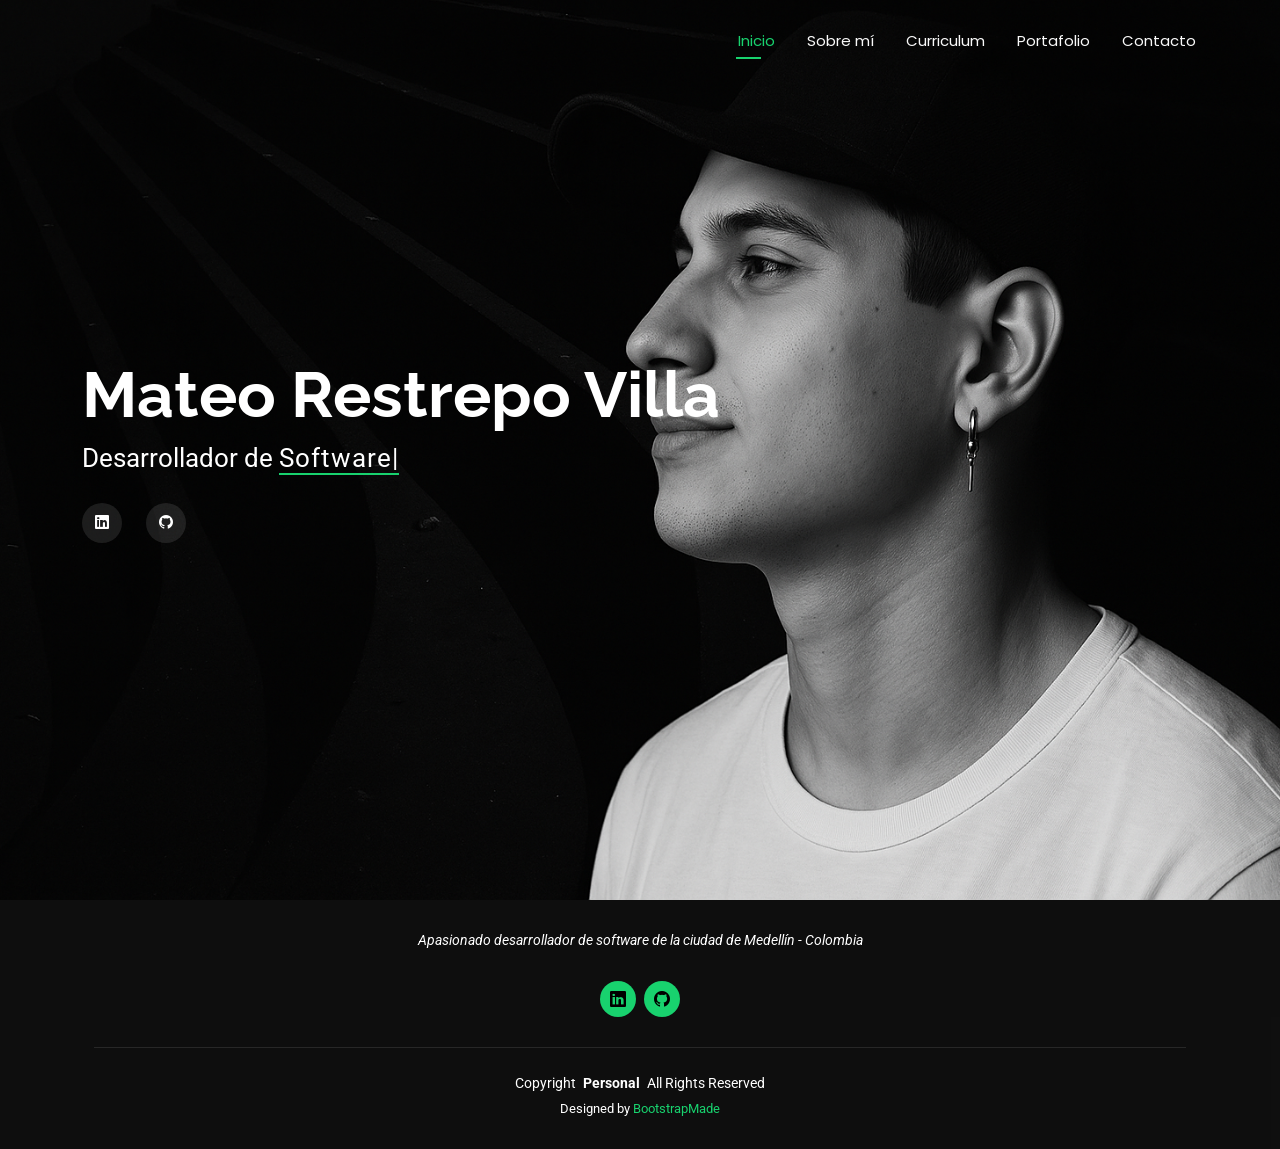
<file: index.html>
<!DOCTYPE html>
<html lang="en">

<head>
  <meta charset="utf-8">
  <meta content="width=device-width, initial-scale=1.0" name="viewport">
  <title>Mateo Restrepo Villa </title>
  <meta name="description" content="">
  <meta name="keywords" content="">

  <!-- Favicons -->
  <link href="assets/img/favicon.png" rel="icon">
  <link href="assets/img/apple-touch-icon.png" rel="apple-touch-icon">

  <!-- Fonts -->
  <link href="https://fonts.googleapis.com" rel="preconnect">
  <link href="https://fonts.gstatic.com" rel="preconnect" crossorigin>
  <link href="https://fonts.googleapis.com/css2?family=Roboto:ital,wght@0,100;0,300;0,400;0,500;0,700;0,900;1,100;1,300;1,400;1,500;1,700;1,900&family=Poppins:ital,wght@0,100;0,200;0,300;0,400;0,500;0,600;0,700;0,800;0,900;1,100;1,200;1,300;1,400;1,500;1,600;1,700;1,800;1,900&family=Raleway:ital,wght@0,100;0,200;0,300;0,400;0,500;0,600;0,700;0,800;0,900;1,100;1,200;1,300;1,400;1,500;1,600;1,700;1,800;1,900&display=swap" rel="stylesheet">

  <!-- Vendor CSS Files -->
  <link href="assets/vendor/bootstrap/css/bootstrap.min.css" rel="stylesheet">
  <link href="assets/vendor/bootstrap-icons/bootstrap-icons.css" rel="stylesheet">
  <link href="assets/vendor/aos/aos.css" rel="stylesheet">
  <link href="assets/vendor/swiper/swiper-bundle.min.css" rel="stylesheet">
  <link href="assets/vendor/glightbox/css/glightbox.min.css" rel="stylesheet">

  <!-- Main CSS File -->
  <link href="assets/css/main.css" rel="stylesheet">

  <!-- =======================================================
  * Template Name: Personal
  * Template URL: https://bootstrapmade.com/personal-free-resume-bootstrap-template/
  * Updated: Mar 05 2025 with Bootstrap v5.3.3
  * Author: BootstrapMade.com
  * License: https://bootstrapmade.com/license/
  ======================================================== -->
</head>

<body class="index-page">

  <header id="header" class="header d-flex align-items-center fixed-top">
    <div class="container-fluid container-xl position-relative d-flex align-items-center justify-content-between">

      <a href="index.html" class="logo d-flex align-items-center">
        <!-- Uncomment the line below if you also wish to use an image logo -->
        <!-- <img src="assets/img/logo.webp" alt=""> -->
  
      </a>

      <nav id="navmenu" class="navmenu">
        <ul>
          <li><a href="index.html" class="active">Inicio</a></li>
          <li><a href="sobreMi.html">Sobre mí</a></li>
          <li><a href="curriculum.html">Curriculum</a></li>
    
          <li><a href="portafolio.html">Portafolio</a></li>
          <li><a href="contacto.html">Contacto</a></li>
        </ul>
        <i class="mobile-nav-toggle d-xl-none bi bi-list"></i>
      </nav>

    </div>
  </header>

  <main class="main">

    <!-- Hero Section -->
    <section id="hero" class="hero section dark-background">

      <img src="assets/img/mateolado.png" alt="" data-aos="fade-in">

      <div class="container" data-aos="zoom-out" data-aos-delay="100">
        <h2>Mateo Restrepo Villa</h2>
        <p>Desarrollador de <span class="typed" data-typed-items=" Software"></span><span class="typed-cursor typed-cursor--blink"></span></p>
        <div class="social-links">
          <a href="https://www.linkedin.com/in/mateo-restrepo-villa/" target="_blank"><i class="bi bi-linkedin"></i></a>
          <a href="https://github.com/mateor14" target="_blank"><i class="bi bi-github"></i></a>
        </div>
      </div>

    </section><!-- /Hero Section -->

  </main>

  <footer id="footer" class="footer dark-background">
    <div class="container">
      <p>Apasionado desarrollador de software de la ciudad de Medellín - Colombia </p>
      <div class="social-links d-flex justify-content-center">
        <a href="https://www.linkedin.com/in/mateo-restrepo-villa/" target="_blank"><i class="bi bi-linkedin"></i></a>
          <a href="https://github.com/mateor14" target="_blank"><i class="bi bi-github"></i></a>
      </div>
      <div class="container">
        <div class="copyright">
          <span>Copyright</span> <strong class="px-1 sitename">Personal</strong> <span>All Rights Reserved</span>
        </div>
        <div class="credits">
          <!-- All the links in the footer should remain intact. -->
          <!-- You can delete the links only if you've purchased the pro version. -->
          <!-- Licensing information: https://bootstrapmade.com/license/ -->
          <!-- Purchase the pro version with working PHP/AJAX contact form: [buy-url] -->
          Designed by <a href="https://bootstrapmade.com/">BootstrapMade</a>
        </div>
      </div>
    </div>
  </footer>

  <!-- Scroll Top -->
  <a href="#" id="scroll-top" class="scroll-top d-flex align-items-center justify-content-center"><i class="bi bi-arrow-up-short"></i></a>

  <!-- Preloader -->
  <div id="preloader"></div>

  <!-- Vendor JS Files -->
  <script src="assets/vendor/bootstrap/js/bootstrap.bundle.min.js"></script>
  <script src="assets/vendor/php-email-form/validate.js"></script>
  <script src="assets/vendor/aos/aos.js"></script>
  <script src="assets/vendor/typed.js/typed.umd.js"></script>
  <script src="assets/vendor/purecounter/purecounter_vanilla.js"></script>
  <script src="assets/vendor/waypoints/noframework.waypoints.js"></script>
  <script src="assets/vendor/swiper/swiper-bundle.min.js"></script>
  <script src="assets/vendor/glightbox/js/glightbox.min.js"></script>
  <script src="assets/vendor/imagesloaded/imagesloaded.pkgd.min.js"></script>
  <script src="assets/vendor/isotope-layout/isotope.pkgd.min.js"></script>

  <!-- Main JS File -->
  <script src="assets/js/main.js"></script>

</body>

</html>
</file>
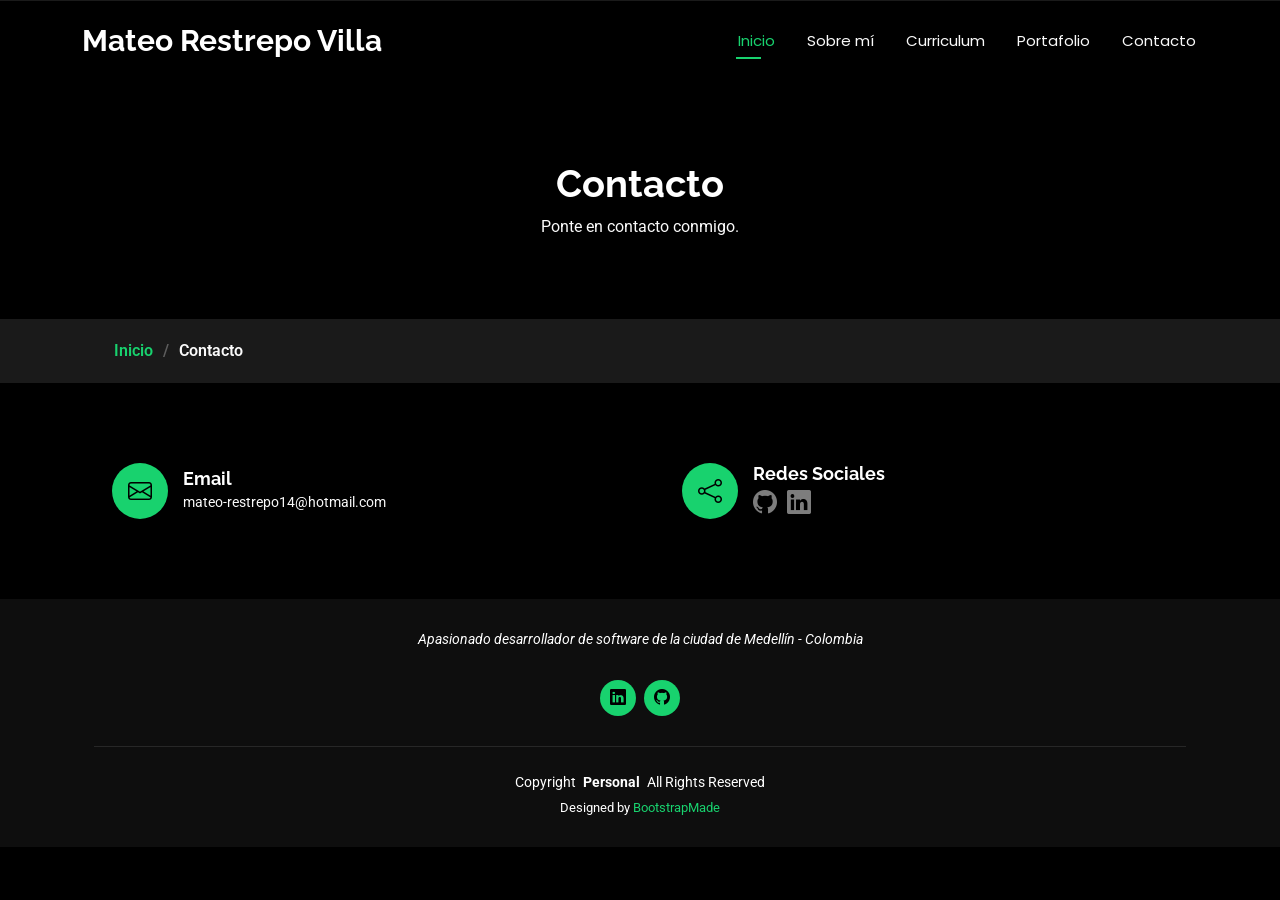
<file: contacto.html>
<!DOCTYPE html>
<html lang="en">

<head>
  <meta charset="utf-8">
  <meta content="width=device-width, initial-scale=1.0" name="viewport">
  <title>Contacto</title>
  <meta name="description" content="">
  <meta name="keywords" content="">

  <!-- Favicons -->
  <link href="assets/img/favicon.png" rel="icon">
  <link href="assets/img/apple-touch-icon.png" rel="apple-touch-icon">

  <!-- Fonts -->
  <link href="https://fonts.googleapis.com" rel="preconnect">
  <link href="https://fonts.gstatic.com" rel="preconnect" crossorigin>
  <link href="https://fonts.googleapis.com/css2?family=Roboto:ital,wght@0,100;0,300;0,400;0,500;0,700;0,900;1,100;1,300;1,400;1,500;1,700;1,900&family=Poppins:ital,wght@0,100;0,200;0,300;0,400;0,500;0,600;0,700;0,800;0,900;1,100;1,200;1,300;1,400;1,500;1,600;1,700;1,800;1,900&family=Raleway:ital,wght@0,100;0,200;0,300;0,400;0,500;0,600;0,700;0,800;0,900;1,100;1,200;1,300;1,400;1,500;1,600;1,700;1,800;1,900&display=swap" rel="stylesheet">

  <!-- Vendor CSS Files -->
  <link href="assets/vendor/bootstrap/css/bootstrap.min.css" rel="stylesheet">
  <link href="assets/vendor/bootstrap-icons/bootstrap-icons.css" rel="stylesheet">
  <link href="assets/vendor/aos/aos.css" rel="stylesheet">
  <link href="assets/vendor/swiper/swiper-bundle.min.css" rel="stylesheet">
  <link href="assets/vendor/glightbox/css/glightbox.min.css" rel="stylesheet">

  <!-- Main CSS File -->
  <link href="assets/css/main.css" rel="stylesheet">

  <!-- =======================================================
  * Template Name: Personal
  * Template URL: https://bootstrapmade.com/personal-free-resume-bootstrap-template/
  * Updated: Mar 05 2025 with Bootstrap v5.3.3
  * Author: BootstrapMade.com
  * License: https://bootstrapmade.com/license/
  ======================================================== -->
</head>

<body class="contact-page">

  <header id="header" class="header d-flex align-items-center fixed-top">
    <div class="container-fluid container-xl position-relative d-flex align-items-center justify-content-between">

      <a href="index.html" class="logo d-flex align-items-center">
        <!-- Uncomment the line below if you also wish to use an image logo -->
        <!-- <img src="assets/img/logo.webp" alt=""> -->
        <h1 class="sitename">Mateo Restrepo Villa</h1>
      </a>

     <nav id="navmenu" class="navmenu">
        <ul>
          <li><a href="index.html" class="active">Inicio</a></li>
          <li><a href="sobreMi.html">Sobre mí</a></li>
          <li><a href="curriculum.html">Curriculum</a></li>
  
          <li><a href="portafolio.html">Portafolio</a></li>
          <li><a href="contacto.html">Contacto</a></li>
        </ul>
        <i class="mobile-nav-toggle d-xl-none bi bi-list"></i>
      </nav>

    </div>
  </header>

  <main class="main">

    <!-- Page Title -->
    <div class="page-title" data-aos="fade">
      <div class="heading">
        <div class="container">
          <div class="row d-flex justify-content-center text-center">
            <div class="col-lg-8">
              <h1>Contacto</h1>
              <p class="mb-0">Ponte en contacto conmigo.</p>
            </div>
          </div>
        </div>
      </div>
      <nav class="breadcrumbs">
        <div class="container">
          <ol>
            <li><a href="index.html">Inicio</a></li>
            <li class="current">Contacto</li>
          </ol>
        </div>
      </nav>
    </div><!-- End Page Title -->

    <!-- Contact Section -->
    <section id="contact" class="contact section">

      <div class="container" data-aos="fade-up" data-aos-delay="100">

        <div class="row gy-4">

          <div class="col-md-6">
            <div class="info-item d-flex align-items-center" data-aos="fade-up" data-aos-delay="400">
              <i class="icon bi bi-envelope flex-shrink-0"></i>
              <div>
                <h3>Email</h3>
                <p type="Email">mateo-restrepo14@hotmail.com</p>
              </div>
            </div>
          </div><!-- End Info Item -->

          <div class="col-md-6">
            <div class="info-item d-flex align-items-center" data-aos="fade-up" data-aos-delay="500">
              <i class="icon bi bi-share flex-shrink-0"></i>
              <div>
                <h3>Redes Sociales</h3>
                <div class="social-links">
                  <a href="https://github.com/mateor14"><i class="bi bi-github"></i></a>

                  <a href="https://www.linkedin.com/in/mateo-restrepo-villa/"><i class="bi bi-linkedin"></i></a>
                </div>
              </div>
            </div>
          </div><!-- End Info Item -->

        </div>

      

      </div>

    </section><!-- /Contact Section -->

  </main>

  <footer id="footer" class="footer dark-background">
    <div class="container">
      <p>Apasionado desarrollador de software de la ciudad de Medellín - Colombia </p>
      <div class="social-links d-flex justify-content-center">
        <a href="https://www.linkedin.com/in/mateo-restrepo-villa/" target="_blank"><i class="bi bi-linkedin"></i></a>
          <a href="https://github.com/mateor14" target="_blank"><i class="bi bi-github"></i></a>
      </div>
      <div class="container">
        <div class="copyright">
          <span>Copyright</span> <strong class="px-1 sitename">Personal</strong> <span>All Rights Reserved</span>
        </div>
        <div class="credits">
          <!-- All the links in the footer should remain intact. -->
          <!-- You can delete the links only if you've purchased the pro version. -->
          <!-- Licensing information: https://bootstrapmade.com/license/ -->
          <!-- Purchase the pro version with working PHP/AJAX contact form: [buy-url] -->
          Designed by <a href="https://bootstrapmade.com/">BootstrapMade</a>
        </div>
      </div>
    </div>
  </footer>

  <!-- Scroll Top -->
  <a href="#" id="scroll-top" class="scroll-top d-flex align-items-center justify-content-center"><i class="bi bi-arrow-up-short"></i></a>

  <!-- Preloader -->
  <div id="preloader"></div>

  <!-- Vendor JS Files -->
  <script src="assets/vendor/bootstrap/js/bootstrap.bundle.min.js"></script>
  <script src="assets/vendor/php-email-form/validate.js"></script>
  <script src="assets/vendor/aos/aos.js"></script>
  <script src="assets/vendor/typed.js/typed.umd.js"></script>
  <script src="assets/vendor/purecounter/purecounter_vanilla.js"></script>
  <script src="assets/vendor/waypoints/noframework.waypoints.js"></script>
  <script src="assets/vendor/swiper/swiper-bundle.min.js"></script>
  <script src="assets/vendor/glightbox/js/glightbox.min.js"></script>
  <script src="assets/vendor/imagesloaded/imagesloaded.pkgd.min.js"></script>
  <script src="assets/vendor/isotope-layout/isotope.pkgd.min.js"></script>

  <!-- Main JS File -->
  <script src="assets/js/main.js"></script>

</body>

</html>
</file>
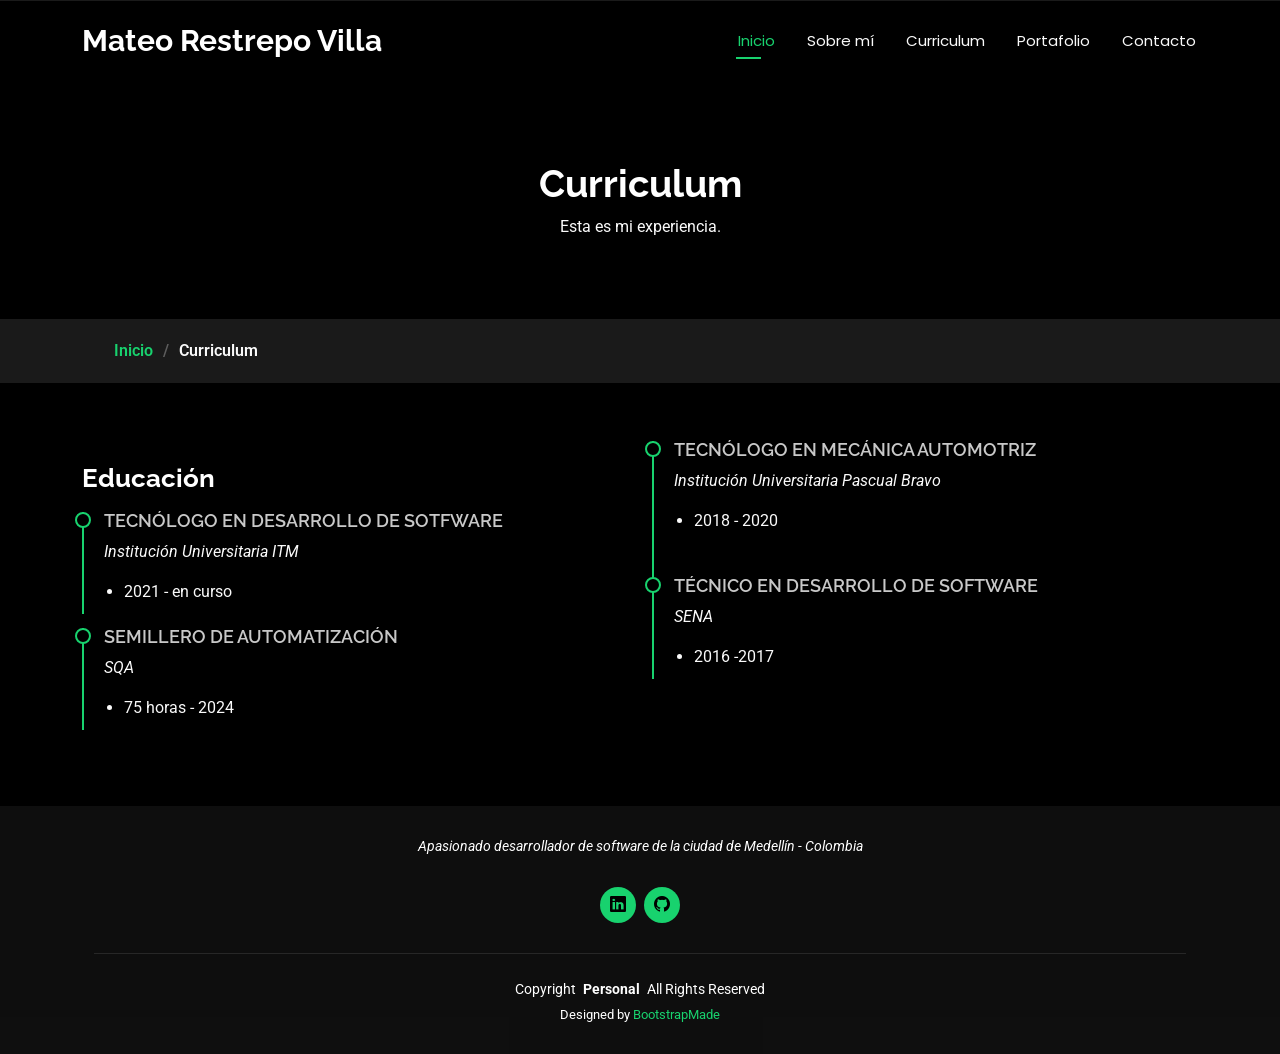
<file: curriculum.html>
<!DOCTYPE html>
<html lang="en">

<head>
  <meta charset="utf-8">
  <meta content="width=device-width, initial-scale=1.0" name="viewport">
  <title>Curriculum</title>
  <meta name="description" content="">
  <meta name="keywords" content="">

  <!-- Favicons -->
  <link href="assets/img/favicon.png" rel="icon">
  <link href="assets/img/apple-touch-icon.png" rel="apple-touch-icon">

  <!-- Fonts -->
  <link href="https://fonts.googleapis.com" rel="preconnect">
  <link href="https://fonts.gstatic.com" rel="preconnect" crossorigin>
  <link href="https://fonts.googleapis.com/css2?family=Roboto:ital,wght@0,100;0,300;0,400;0,500;0,700;0,900;1,100;1,300;1,400;1,500;1,700;1,900&family=Poppins:ital,wght@0,100;0,200;0,300;0,400;0,500;0,600;0,700;0,800;0,900;1,100;1,200;1,300;1,400;1,500;1,600;1,700;1,800;1,900&family=Raleway:ital,wght@0,100;0,200;0,300;0,400;0,500;0,600;0,700;0,800;0,900;1,100;1,200;1,300;1,400;1,500;1,600;1,700;1,800;1,900&display=swap" rel="stylesheet">

  <!-- Vendor CSS Files -->
  <link href="assets/vendor/bootstrap/css/bootstrap.min.css" rel="stylesheet">
  <link href="assets/vendor/bootstrap-icons/bootstrap-icons.css" rel="stylesheet">
  <link href="assets/vendor/aos/aos.css" rel="stylesheet">
  <link href="assets/vendor/swiper/swiper-bundle.min.css" rel="stylesheet">
  <link href="assets/vendor/glightbox/css/glightbox.min.css" rel="stylesheet">

  <!-- Main CSS File -->
  <link href="assets/css/main.css" rel="stylesheet">

  <!-- =======================================================
  * Template Name: Personal
  * Template URL: https://bootstrapmade.com/personal-free-resume-bootstrap-template/
  * Updated: Mar 05 2025 with Bootstrap v5.3.3
  * Author: BootstrapMade.com
  * License: https://bootstrapmade.com/license/
  ======================================================== -->
</head>

<body class="resume-page">

  <header id="header" class="header d-flex align-items-center fixed-top">
    <div class="container-fluid container-xl position-relative d-flex align-items-center justify-content-between">

      <a href="index.html" class="logo d-flex align-items-center">
        <!-- Uncomment the line below if you also wish to use an image logo -->
        <!-- <img src="assets/img/logo.webp" alt=""> -->
        <h1 class="sitename">Mateo Restrepo Villa</h1>
      </a>

      <nav id="navmenu" class="navmenu">
        <ul>
          <li><a href="index.html" class="active">Inicio</a></li>
          <li><a href="sobreMi.html">Sobre mí</a></li>
          <li><a href="curriculum.html">Curriculum</a></li>
    
          <li><a href="portafolio.html">Portafolio</a></li>
          <li><a href="contacto.html">Contacto</a></li>
        </ul>
        <i class="mobile-nav-toggle d-xl-none bi bi-list"></i>
      </nav>

    </div>
  </header>

  <main class="main">

    <!-- Page Title -->
    <div class="page-title" data-aos="fade">
      <div class="heading">
        <div class="container">
          <div class="row d-flex justify-content-center text-center">
            <div class="col-lg-8">
              <h1>Curriculum</h1>
              <p class="mb-0">Esta es mi experiencia.</p>
            </div>
          </div>
        </div>
      </div>
      <nav class="breadcrumbs">
        <div class="container">
          <ol>
            <li><a href="index.html">Inicio</a></li>
            <li class="current">Curriculum</li>
          </ol>
        </div>
      </nav>
    </div><!-- End Page Title -->

    <!-- Resume Section -->
    <section id="resume" class="resume section">

      <div class="container">

        <div class="row">

          <div class="col-lg-6" data-aos="fade-up" data-aos-delay="100">
            <h3 class="resume-title">Educación</h3>

            <div class="resume-item pb-0">
              
              <h4>Tecnólogo En Desarrollo De Sotfware</h4>
              <p><em>Institución Universitaria ITM</em></p>
              <ul>
                <li>2021 - en curso</li>
               
              </ul>
            </div><!-- Edn Resume Item -->

           
            <div class="resume-item">
              <h4>Semillero De Automatización </h4>
              <p><em>SQA</em></p>
               <ul>
                <li>75 horas - 2024</li>
               
              </ul>
            </div><!-- Edn Resume Item -->

      

          </div>
        
          <div class="col-lg-6" data-aos="fade-up" data-aos-delay="200">

                 <div class="resume-item">
              <h4>Tecnólogo En Mecánica Automotriz </h4>
              <p><em>Institución Universitaria Pascual Bravo</em></p>
               <ul>
                <li>2018 - 2020</li>
               
              </ul>
            </div><!-- Edn Resume Item -->

             <div class="resume-item">
              <h4>Técnico En Desarrollo De Software</h4>
              <p><em>SENA</em></p>
               <ul>
                <li>2016 -2017</li>
               
              </ul>
            </div><!-- Edn Resume Item -->
              <!--
            <h3 class="resume-title">Professional Experience</h3>
            <div class="resume-item">
              <h4>Senior graphic design specialist</h4>
              <h5>2019 - Present</h5>
              <p><em>Experion, New York, NY </em></p>
              <ul>
                <li>Lead in the design, development, and implementation of the graphic, layout, and production communication materials</li>
                <li>Delegate tasks to the 7 members of the design team and provide counsel on all aspects of the project. </li>
                <li>Supervise the assessment of all graphic materials in order to ensure quality and accuracy of the design</li>
                <li>Oversee the efficient use of production project budgets ranging from $2,000 - $25,000</li>
              </ul>
            </div>Edn Resume Item

            <div class="resume-item">
              <h4>Graphic design specialist</h4>
              <h5>2017 - 2018</h5>
              <p><em>Stepping Stone Advertising, New York, NY</em></p>
              <ul>
                <li>Developed numerous marketing programs (logos, brochures,infographics, presentations, and advertisements).</li>
                <li>Managed up to 5 projects or tasks at a given time while under pressure</li>
                <li>Recommended and consulted with clients on the most appropriate graphic design</li>
                <li>Created 4+ design presentations and proposals a month for clients and account managers</li>
              </ul>
            </div>Edn Resume Item -->

          </div>

        </div>

      </div>

    </section><!-- /Resume Section -->

  </main>

  <footer id="footer" class="footer dark-background">
    <div class="container">
     <p>Apasionado desarrollador de software de la ciudad de Medellín - Colombia </p>
      <div class="social-links d-flex justify-content-center">
        <a href="https://www.linkedin.com/in/mateo-restrepo-villa/" target="_blank"><i class="bi bi-linkedin"></i></a>
          <a href="https://github.com/mateor14" target="_blank"><i class="bi bi-github"></i></a>
      </div>
      <div class="container">
        <div class="copyright">
          <span>Copyright</span> <strong class="px-1 sitename">Personal</strong> <span>All Rights Reserved</span>
        </div>
        <div class="credits">
          <!-- All the links in the footer should remain intact. -->
          <!-- You can delete the links only if you've purchased the pro version. -->
          <!-- Licensing information: https://bootstrapmade.com/license/ -->
          <!-- Purchase the pro version with working PHP/AJAX contact form: [buy-url] -->
          Designed by <a href="https://bootstrapmade.com/">BootstrapMade</a>
        </div>
      </div>
    </div>
  </footer>

  <!-- Scroll Top -->
  <a href="#" id="scroll-top" class="scroll-top d-flex align-items-center justify-content-center"><i class="bi bi-arrow-up-short"></i></a>

  <!-- Preloader -->
  <div id="preloader"></div>

  <!-- Vendor JS Files -->
  <script src="assets/vendor/bootstrap/js/bootstrap.bundle.min.js"></script>
  <script src="assets/vendor/php-email-form/validate.js"></script>
  <script src="assets/vendor/aos/aos.js"></script>
  <script src="assets/vendor/typed.js/typed.umd.js"></script>
  <script src="assets/vendor/purecounter/purecounter_vanilla.js"></script>
  <script src="assets/vendor/waypoints/noframework.waypoints.js"></script>
  <script src="assets/vendor/swiper/swiper-bundle.min.js"></script>
  <script src="assets/vendor/glightbox/js/glightbox.min.js"></script>
  <script src="assets/vendor/imagesloaded/imagesloaded.pkgd.min.js"></script>
  <script src="assets/vendor/isotope-layout/isotope.pkgd.min.js"></script>

  <!-- Main JS File -->
  <script src="assets/js/main.js"></script>

</body>

</html>
</file>
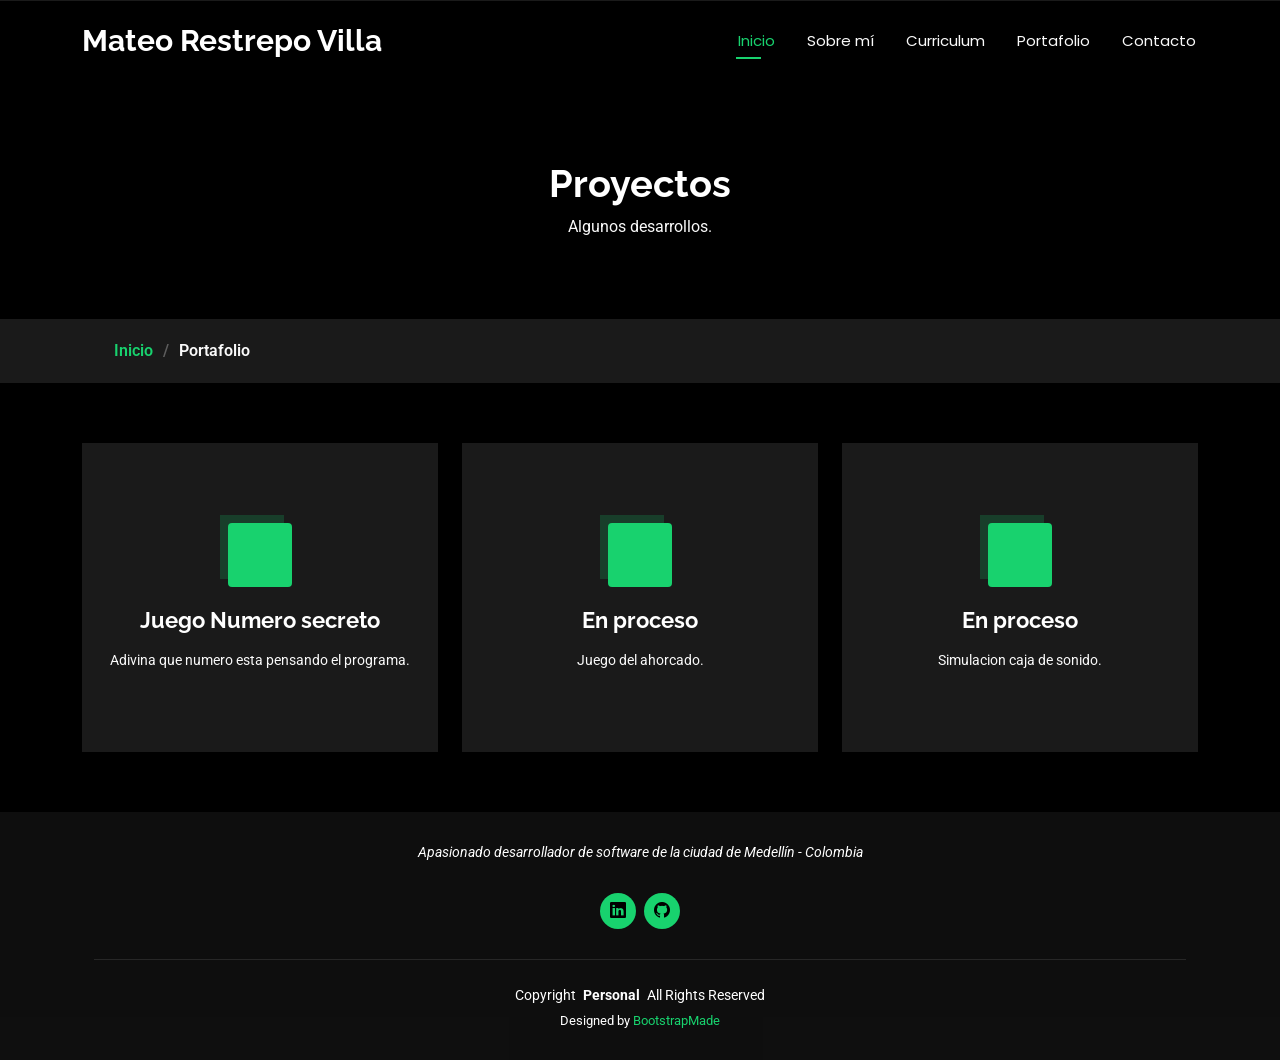
<file: portafolio.html>
<!DOCTYPE html>
<html lang="en">

<head>
  <meta charset="utf-8">
  <meta content="width=device-width, initial-scale=1.0" name="viewport">
  <title>Portafolio</title>
  <meta name="description" content="">
  <meta name="keywords" content="">

  <!-- Favicons -->
  <link href="assets/img/favicon.png" rel="icon">
  <link href="assets/img/apple-touch-icon.png" rel="apple-touch-icon">

  <!-- Fonts -->
  <link href="https://fonts.googleapis.com" rel="preconnect">
  <link href="https://fonts.gstatic.com" rel="preconnect" crossorigin>
  <link href="https://fonts.googleapis.com/css2?family=Roboto:ital,wght@0,100;0,300;0,400;0,500;0,700;0,900;1,100;1,300;1,400;1,500;1,700;1,900&family=Poppins:ital,wght@0,100;0,200;0,300;0,400;0,500;0,600;0,700;0,800;0,900;1,100;1,200;1,300;1,400;1,500;1,600;1,700;1,800;1,900&family=Raleway:ital,wght@0,100;0,200;0,300;0,400;0,500;0,600;0,700;0,800;0,900;1,100;1,200;1,300;1,400;1,500;1,600;1,700;1,800;1,900&display=swap" rel="stylesheet">

  <!-- Vendor CSS Files -->
  <link href="assets/vendor/bootstrap/css/bootstrap.min.css" rel="stylesheet">
  <link href="assets/vendor/bootstrap-icons/bootstrap-icons.css" rel="stylesheet">
  <link href="assets/vendor/aos/aos.css" rel="stylesheet">
  <link href="assets/vendor/swiper/swiper-bundle.min.css" rel="stylesheet">
  <link href="assets/vendor/glightbox/css/glightbox.min.css" rel="stylesheet">

  <!-- Main CSS File -->
  <link href="assets/css/main.css" rel="stylesheet">

  <!-- =======================================================
  * Template Name: Personal
  * Template URL: https://bootstrapmade.com/personal-free-resume-bootstrap-template/
  * Updated: Mar 05 2025 with Bootstrap v5.3.3
  * Author: BootstrapMade.com
  * License: https://bootstrapmade.com/license/
  ======================================================== -->
</head>

<body class="portfolio-page">

  <header id="header" class="header d-flex align-items-center fixed-top">
    <div class="container-fluid container-xl position-relative d-flex align-items-center justify-content-between">

      <a href="index.html" class="logo d-flex align-items-center">
        <!-- Uncomment the line below if you also wish to use an image logo -->
        <!-- <img src="assets/img/logo.webp" alt=""> -->
        <h1 class="sitename">Mateo Restrepo Villa</h1>
      </a>

      <nav id="navmenu" class="navmenu">
        <ul>
          <li><a href="index.html" class="active">Inicio</a></li>
          <li><a href="sobreMi.html">Sobre mí</a></li>
          <li><a href="curriculum.html">Curriculum</a></li>
        
          <li><a href="portafolio.html">Portafolio</a></li>
          <li><a href="contacto.html">Contacto</a></li>
        </ul>
        <i class="mobile-nav-toggle d-xl-none bi bi-list"></i>
      </nav>

    </div>
  </header>

  <main class="main">

    <!-- Page Title -->
    <div class="page-title" data-aos="fade">
      <div class="heading">
        <div class="container">
          <div class="row d-flex justify-content-center text-center">
            <div class="col-lg-8">
              <h1>Proyectos</h1>
              <p class="mb-0">Algunos desarrollos.</p>
            </div>
          </div>
        </div>
      </div>
      <nav class="breadcrumbs">
        <div class="container">
          <ol>
            <li><a href="index.html">Inicio </a></li>
            <li class="current">Portafolio</li>
          </ol>
        </div>
      </nav>
    </div><!-- End Page Title -->

    <!-- Services Section -->
    <section id="services" class="services section">

      <div class="container">

        <div class="row gy-4">

          <div class="col-lg-4 col-md-6" data-aos="fade-up" data-aos-delay="100">
            <div class="service-item  position-relative">
              <div class="icon">
                <i class="bi bi-123"></i>
              </div>
              <a href="https://mateor14.github.io/juego-secreto/" target="_blank" class="stretched-link">
                <h3>Juego Numero secreto</h3>
              </a>
              <p>Adivina que numero esta pensando el programa.</p>
            </div>
          </div><!-- End Service Item -->

          <div class="col-lg-4 col-md-6" data-aos="fade-up" data-aos-delay="200">
            <div class="service-item position-relative">
              <div class="icon">
                <i class="bi bi-arrow-clockwise"></i>
              </div>
              <a href="#" target="_blank"  class="stretched-link">
                <h3>En proceso</h3>
              </a>
              <p>Juego del ahorcado.</p>
            </div>
          </div><!-- End Service Item -->

          <div class="col-lg-4 col-md-6" data-aos="fade-up" data-aos-delay="300">
            <div class="service-item position-relative">
              <div class="icon">
                <i class="bi bi-arrow-clockwise"></i>
              </div>
              <a href="https://github.com/mateor14/CajaDeSonido" target="_blank" class="stretched-link">
                <h3>En proceso</h3>
              </a>
              <p>Simulacion caja de sonido.</p>
            </div>
          </div><!-- End Service Item -->

         
        </div>

      </div>

    </section><!-- /Services Section -->

  </main>

  <footer id="footer" class="footer dark-background">
    <div class="container">
      <p>Apasionado desarrollador de software de la ciudad de Medellín - Colombia </p>
      <div class="social-links d-flex justify-content-center">
        <a href="https://www.linkedin.com/in/mateo-restrepo-villa/" target="_blank"><i class="bi bi-linkedin"></i></a>
          <a href="https://github.com/mateor14" target="_blank"><i class="bi bi-github"></i></a>
      </div>
      <div class="container">
        <div class="copyright">
          <span>Copyright</span> <strong class="px-1 sitename">Personal</strong> <span>All Rights Reserved</span>
        </div>
        <div class="credits">
          <!-- All the links in the footer should remain intact. -->
          <!-- You can delete the links only if you've purchased the pro version. -->
          <!-- Licensing information: https://bootstrapmade.com/license/ -->
          <!-- Purchase the pro version with working PHP/AJAX contact form: [buy-url] -->
          Designed by <a href="https://bootstrapmade.com/">BootstrapMade</a>
        </div>
      </div>
    </div>
  </footer>

  <!-- Scroll Top -->
  <a href="#" id="scroll-top" class="scroll-top d-flex align-items-center justify-content-center"><i class="bi bi-arrow-up-short"></i></a>

  <!-- Preloader -->
  <div id="preloader"></div>

  <!-- Vendor JS Files -->
  <script src="assets/vendor/bootstrap/js/bootstrap.bundle.min.js"></script>
  <script src="assets/vendor/php-email-form/validate.js"></script>
  <script src="assets/vendor/aos/aos.js"></script>
  <script src="assets/vendor/typed.js/typed.umd.js"></script>
  <script src="assets/vendor/purecounter/purecounter_vanilla.js"></script>
  <script src="assets/vendor/waypoints/noframework.waypoints.js"></script>
  <script src="assets/vendor/swiper/swiper-bundle.min.js"></script>
  <script src="assets/vendor/glightbox/js/glightbox.min.js"></script>
  <script src="assets/vendor/imagesloaded/imagesloaded.pkgd.min.js"></script>
  <script src="assets/vendor/isotope-layout/isotope.pkgd.min.js"></script>

  <!-- Main JS File -->
  <script src="assets/js/main.js"></script>

</body>

</html>
</file>
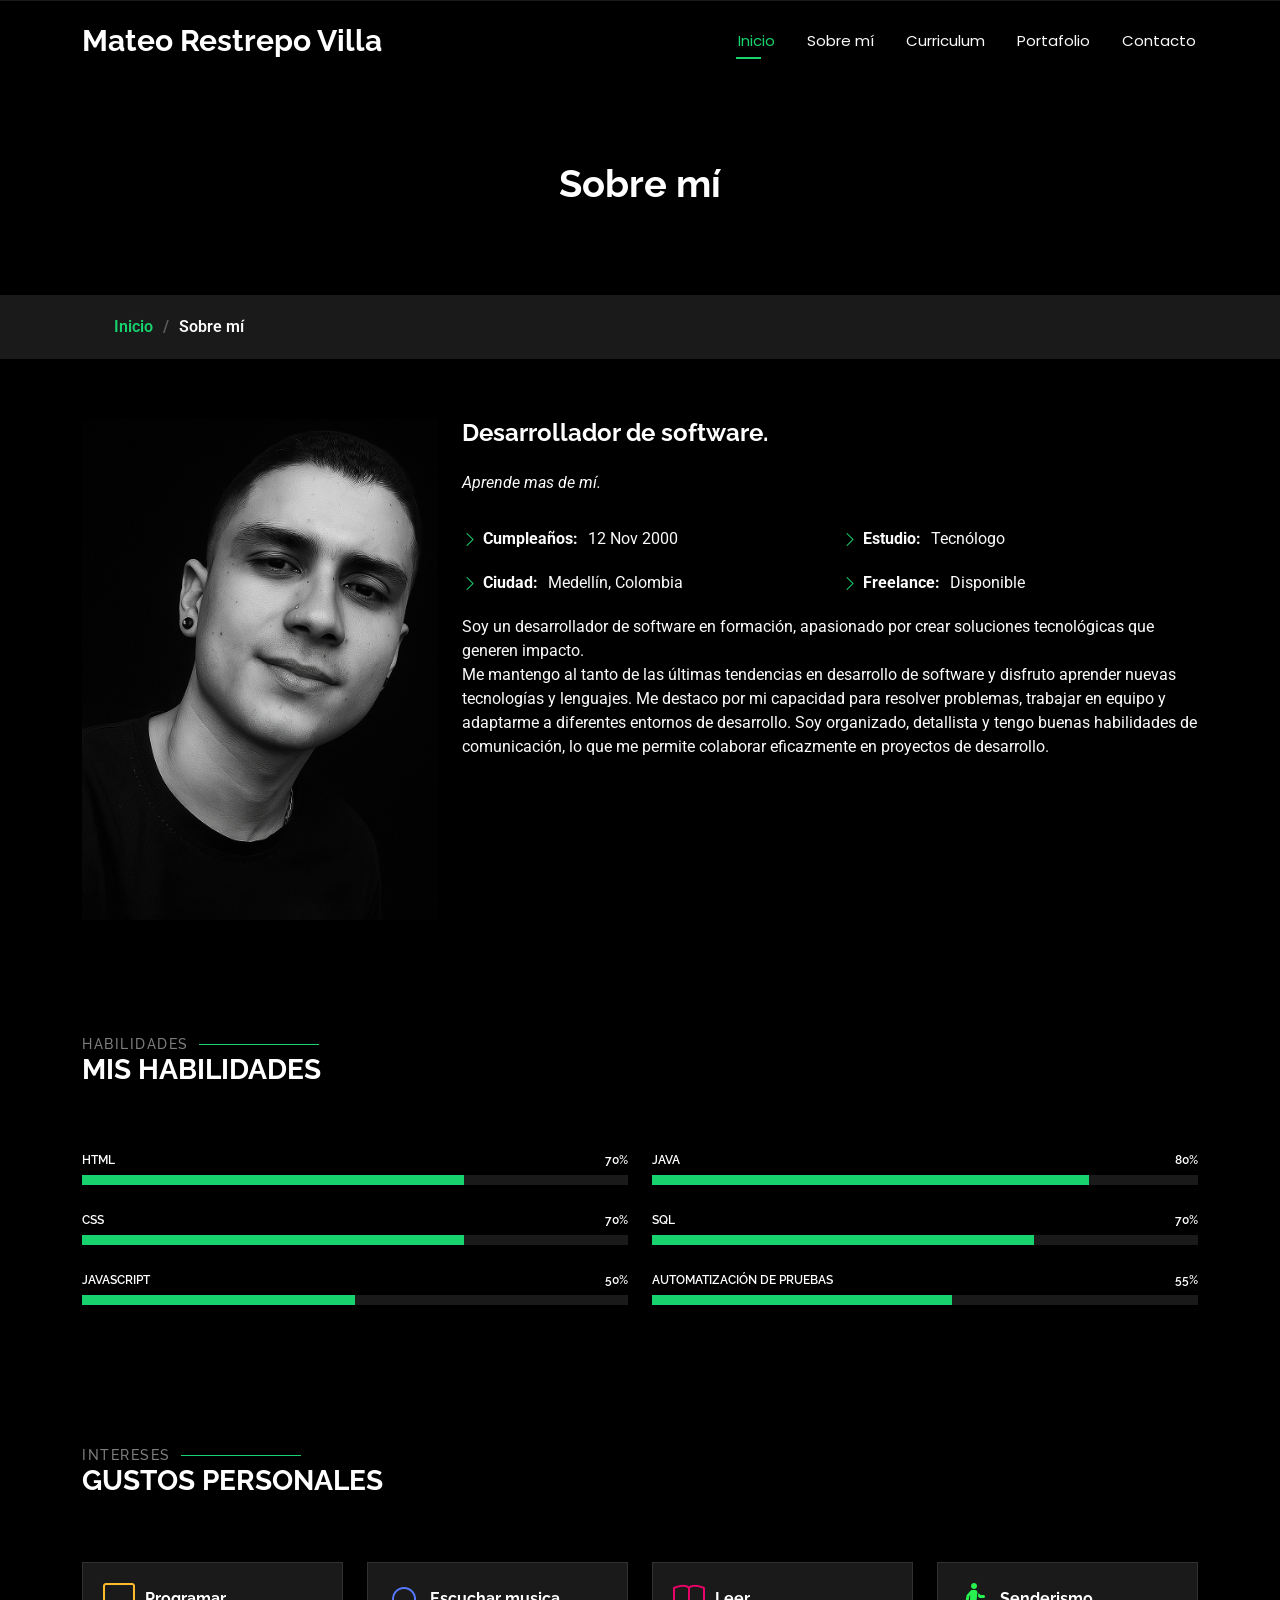
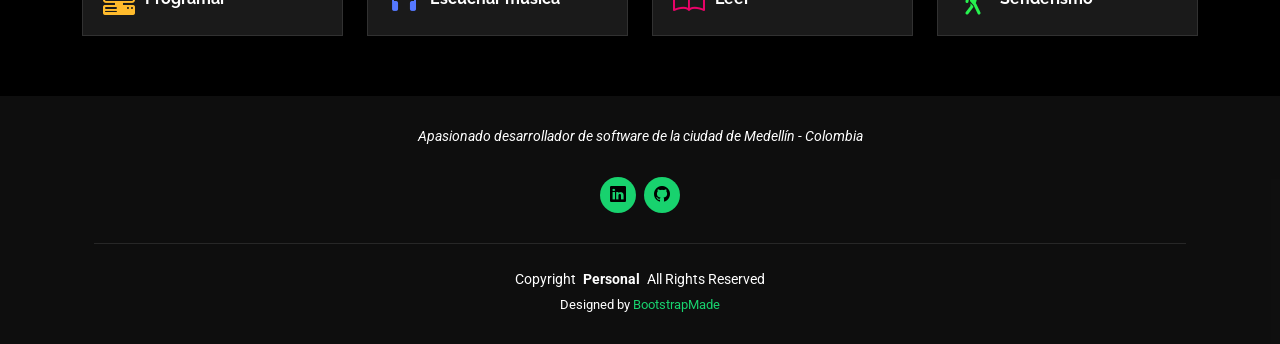
<file: sobreMi.html>
<!DOCTYPE html>
<html lang="en">

<head>
  <meta charset="utf-8">
  <meta content="width=device-width, initial-scale=1.0" name="viewport">
  <title>Sobre mí</title>
  <meta name="description" content="">
  <meta name="keywords" content="">

  <!-- Favicons -->
  <link href="assets/img/favicon.png" rel="icon">
  <link href="assets/img/apple-touch-icon.png" rel="apple-touch-icon">

  <!-- Fonts -->
  <link href="https://fonts.googleapis.com" rel="preconnect">
  <link href="https://fonts.gstatic.com" rel="preconnect" crossorigin>
  <link href="https://fonts.googleapis.com/css2?family=Roboto:ital,wght@0,100;0,300;0,400;0,500;0,700;0,900;1,100;1,300;1,400;1,500;1,700;1,900&family=Poppins:ital,wght@0,100;0,200;0,300;0,400;0,500;0,600;0,700;0,800;0,900;1,100;1,200;1,300;1,400;1,500;1,600;1,700;1,800;1,900&family=Raleway:ital,wght@0,100;0,200;0,300;0,400;0,500;0,600;0,700;0,800;0,900;1,100;1,200;1,300;1,400;1,500;1,600;1,700;1,800;1,900&display=swap" rel="stylesheet">

  <!-- Vendor CSS Files -->
  <link href="assets/vendor/bootstrap/css/bootstrap.min.css" rel="stylesheet">
  <link href="assets/vendor/bootstrap-icons/bootstrap-icons.css" rel="stylesheet">
  <link href="assets/vendor/aos/aos.css" rel="stylesheet">
  <link href="assets/vendor/swiper/swiper-bundle.min.css" rel="stylesheet">
  <link href="assets/vendor/glightbox/css/glightbox.min.css" rel="stylesheet">

  <!-- Main CSS File -->
  <link href="assets/css/main.css" rel="stylesheet">

  <!-- =======================================================
  * Template Name: Personal
  * Template URL: https://bootstrapmade.com/personal-free-resume-bootstrap-template/
  * Updated: Mar 05 2025 with Bootstrap v5.3.3
  * Author: BootstrapMade.com
  * License: https://bootstrapmade.com/license/
  ======================================================== -->
</head>

<body class="about-page">

  <header id="header" class="header d-flex align-items-center fixed-top">
    <div class="container-fluid container-xl position-relative d-flex align-items-center justify-content-between">

      <a href="index.html" class="logo d-flex align-items-center">
        <!-- Uncomment the line below if you also wish to use an image logo -->
        <!-- <img src="assets/img/logo.webp" alt=""> -->
        <h1 class="sitename">Mateo Restrepo Villa</h1>
      </a>

      <nav id="navmenu" class="navmenu">
        <ul>
          <li><a href="index.html" class="active">Inicio</a></li>
          <li><a href="sobreMi.html">Sobre mí</a></li>
          <li><a href="curriculum.html">Curriculum</a></li>
    
          <li><a href="portafolio.html">Portafolio</a></li>
          <li><a href="contacto.html">Contacto</a></li>
        </ul>
        <i class="mobile-nav-toggle d-xl-none bi bi-list"></i>
      </nav>

    </div>
  </header>

  <main class="main">

    <!-- Page Title -->
    <div class="page-title" data-aos="fade">
      <div class="heading">
        <div class="container">
          <div class="row d-flex justify-content-center text-center">
            <div class="col-lg-8">
              <h1>Sobre mí</h1>

            </div>
          </div>
        </div>
      </div>
      <nav class="breadcrumbs">
        <div class="container">
          <ol>
            <li><a href="index.html">Inicio</a></li>
            <li class="current">Sobre mí</li>
          </ol>
        </div>
      </nav>
    </div><!-- End Page Title -->

    <!-- About Section -->
    <section id="about" class="about section">

      <div class="container" data-aos="fade-up" data-aos-delay="100">

        <div class="row gy-4 justify-content-center">
          <div class="col-lg-4">
            <img src="assets/img/mateofrente.png" class="img-fluid" alt="">
          </div>
          <div class="col-lg-8 content">
            <h2> Desarrollador de software.</h2>
            <p class="fst-italic py-3">
              Aprende mas de mí.
            </p>
            <div class="row">
              <div class="col-lg-6">
                <ul>
                  <li><i class="bi bi-chevron-right"></i> <strong>Cumpleaños:</strong> <span>12 Nov 2000</span></li>
      
                  <li><i class="bi bi-chevron-right"></i> <strong>Ciudad:</strong> <span>Medellín, Colombia</span></li>
                </ul>
              </div>
              <div class="col-lg-6">
                <ul>    
                  <li><i class="bi bi-chevron-right"></i> <strong>Estudio:</strong> <span>Tecnólogo</span></li>
                  <li><i class="bi bi-chevron-right"></i> <strong>Freelance:</strong> <span>Disponible</span></li>
                </ul>
              </div>
            </div>
                <p class="mb-0">Soy un desarrollador de software en formación, apasionado por crear soluciones tecnológicas que generen impacto. <br>
Me mantengo al tanto de las últimas tendencias en desarrollo de software y disfruto aprender nuevas tecnologías y lenguajes. 
Me destaco por mi capacidad para resolver problemas, trabajar en equipo y adaptarme a diferentes entornos de desarrollo.
Soy organizado, detallista y tengo buenas habilidades de comunicación, lo que me permite colaborar eficazmente en proyectos de desarrollo.
</p>
          </div>
        </div>

      </div>

    </section><!-- /About Section -->

    

    <!-- Skills Section -->
    <section id="skills" class="skills section">

      <!-- Section Title -->
      <div class="container section-title" data-aos="fade-up">
        <h2>Habilidades</h2>
        <div><span>Mis</span> <span class="description-title">Habilidades</span></div>
      </div><!-- End Section Title -->

      <div class="container" data-aos="fade-up" data-aos-delay="100">

        <div class="row skills-content skills-animation">

          <div class="col-lg-6">

            <div class="progress">
              <span class="skill"><span>HTML</span> <i class="val">70%</i></span>
              <div class="progress-bar-wrap">
                <div class="progress-bar" role="progressbar" aria-valuenow="70" aria-valuemin="0" aria-valuemax="100"></div>
              </div>
            </div><!-- End Skills Item -->

            <div class="progress">
              <span class="skill"><span>CSS</span> <i class="val">70%</i></span>
              <div class="progress-bar-wrap">
                <div class="progress-bar" role="progressbar" aria-valuenow="70" aria-valuemin="0" aria-valuemax="100"></div>
              </div>
            </div><!-- End Skills Item -->

            <div class="progress">
              <span class="skill"><span>JavaScript</span> <i class="val">50%</i></span>
              <div class="progress-bar-wrap">
                <div class="progress-bar" role="progressbar" aria-valuenow="50" aria-valuemin="0" aria-valuemax="100"></div>
              </div>
            </div><!-- End Skills Item -->

          </div>

          <div class="col-lg-6">

            <div class="progress">
              <span class="skill"><span>Java</span> <i class="val">80%</i></span>
              <div class="progress-bar-wrap">
                <div class="progress-bar" role="progressbar" aria-valuenow="80" aria-valuemin="0" aria-valuemax="100"></div>
              </div>
            </div><!-- End Skills Item -->

            <div class="progress">
              <span class="skill"><span>SQL</span> <i class="val">70%</i></span>
              <div class="progress-bar-wrap">
                <div class="progress-bar" role="progressbar" aria-valuenow="70" aria-valuemin="0" aria-valuemax="100"></div>
              </div>
            </div><!-- End Skills Item -->

            <div class="progress">
              <span class="skill"><span>Automatización de pruebas</span> <i class="val">55%</i></span>
              <div class="progress-bar-wrap">
                <div class="progress-bar" role="progressbar" aria-valuenow="55" aria-valuemin="0" aria-valuemax="100"></div>
              </div>
            </div><!-- End Skills Item -->

          </div>

        </div>

      </div>

    </section><!-- /Skills Section -->

     <!-- Interests Section -->
    <section id="interests" class="interests section">

      <!-- Section Title -->
      <div class="container section-title" data-aos="fade-up">
        <h2>Intereses</h2>
        <div><span>Gustos personales</span></div>
      </div><!-- End Section Title -->

      <div class="container">

        <div class="row gy-4">

          <div class="col-lg-3 col-md-4" data-aos="fade-up" data-aos-delay="100">
            <div class="features-item">
              <i class="bi bi-pc-display-horizontal" style="color: #ffbb2c;"></i>
              <h3><a href="" class="stretched-link">Programar</a></h3>
            </div>
          </div><!-- End Feature Item -->

          <div class="col-lg-3 col-md-4" data-aos="fade-up" data-aos-delay="200">
            <div class="features-item">
              <i class="bi bi-headphones" style="color: #5578ff;"></i>
              <h3><a href="" class="stretched-link">Escuchar musica</a></h3>
            </div>
          </div><!-- End Feature Item -->

          <div class="col-lg-3 col-md-4" data-aos="fade-up" data-aos-delay="300">
            <div class="features-item">
              <i class="bi bi-book" style="color: #e80368;"></i>
              <h3><a href="" class="stretched-link">Leer</a></h3>
            </div>
          </div><!-- End Feature Item -->

          <div class="col-lg-3 col-md-4" data-aos="fade-up" data-aos-delay="400">
            <div class="features-item">
              <i class="bi bi-person-walking" style="color: #27f24f;"></i>
              <h3><a href="" class="stretched-link">Senderismo</a></h3>
            </div>
          </div><!-- End Feature Item -->

    

        </div>

      </div>

    </section><!-- /Interests Section -->

  </main>

  <footer id="footer" class="footer dark-background">
    <div class="container">
     <p>Apasionado desarrollador de software de la ciudad de Medellín - Colombia </p>
      <div class="social-links d-flex justify-content-center">
        <a href="https://www.linkedin.com/in/mateo-restrepo-villa/" target="_blank"><i class="bi bi-linkedin"></i></a>
          <a href="https://github.com/mateor14" target="_blank"><i class="bi bi-github"></i></a>
      </div>
      <div class="container">
        <div class="copyright">
          <span>Copyright</span> <strong class="px-1 sitename">Personal</strong> <span>All Rights Reserved</span>
        </div>
        <div class="credits">
          <!-- All the links in the footer should remain intact. -->
          <!-- You can delete the links only if you've purchased the pro version. -->
          <!-- Licensing information: https://bootstrapmade.com/license/ -->
          <!-- Purchase the pro version with working PHP/AJAX contact form: [buy-url] -->
          Designed by <a href="https://bootstrapmade.com/">BootstrapMade</a>
        </div>
      </div>
    </div>
  </footer>

  <!-- Scroll Top -->
  <a href="#" id="scroll-top" class="scroll-top d-flex align-items-center justify-content-center"><i class="bi bi-arrow-up-short"></i></a>

  <!-- Preloader -->
  <div id="preloader"></div>

  <!-- Vendor JS Files -->
  <script src="assets/vendor/bootstrap/js/bootstrap.bundle.min.js"></script>
  <script src="assets/vendor/php-email-form/validate.js"></script>
  <script src="assets/vendor/aos/aos.js"></script>
  <script src="assets/vendor/typed.js/typed.umd.js"></script>
  <script src="assets/vendor/purecounter/purecounter_vanilla.js"></script>
  <script src="assets/vendor/waypoints/noframework.waypoints.js"></script>
  <script src="assets/vendor/swiper/swiper-bundle.min.js"></script>
  <script src="assets/vendor/glightbox/js/glightbox.min.js"></script>
  <script src="assets/vendor/imagesloaded/imagesloaded.pkgd.min.js"></script>
  <script src="assets/vendor/isotope-layout/isotope.pkgd.min.js"></script>

  <!-- Main JS File -->
  <script src="assets/js/main.js"></script>

</body>

</html>
</file>
<file: assets/css/main.css>
/**
* Template Name: Personal
* Template URL: https://bootstrapmade.com/personal-free-resume-bootstrap-template/
* Updated: Mar 05 2025 with Bootstrap v5.3.3
* Author: BootstrapMade.com
* License: https://bootstrapmade.com/license/
*/

/*--------------------------------------------------------------
# Font & Color Variables
# Help: https://bootstrapmade.com/color-system/
--------------------------------------------------------------*/
/* Fonts */
:root {
  --default-font: "Roboto",  system-ui, -apple-system, "Segoe UI", Roboto, "Helvetica Neue", Arial, "Noto Sans", "Liberation Sans", sans-serif, "Apple Color Emoji", "Segoe UI Emoji", "Segoe UI Symbol", "Noto Color Emoji";
  --heading-font: "Raleway",  sans-serif;
  --nav-font: "Poppins",  sans-serif;
}

/* Global Colors - The following color variables are used throughout the website. Updating them here will change the color scheme of the entire website */
:root { 
  --background-color: #000000; /* Background color for the entire website, including individual sections */
  --default-color: #fafafa; /* Default color used for the majority of the text content across the entire website */
  --heading-color: #ffffff; /* Color for headings, subheadings and title throughout the website */
  --accent-color: #18d26e; /* Accent color that represents your brand on the website. It's used for buttons, links, and other elements that need to stand out */
  --surface-color: #1a1a1a; /* The surface color is used as a background of boxed elements within sections, such as cards, icon boxes, or other elements that require a visual separation from the global background. */
  --contrast-color: #000000; /* Contrast color for text, ensuring readability against backgrounds of accent, heading, or default colors. */
}

/* Nav Menu Colors - The following color variables are used specifically for the navigation menu. They are separate from the global colors to allow for more customization options */
:root {
  --nav-color: #fafafa;  /* The default color of the main navmenu links */
  --nav-hover-color: #18d26e; /* Applied to main navmenu links when they are hovered over or active */
  --nav-mobile-background-color: #1a1a1a; /* Used as the background color for mobile navigation menu */
  --nav-dropdown-background-color: #1a1a1a; /* Used as the background color for dropdown items that appear when hovering over primary navigation items */
  --nav-dropdown-color: #fafafa; /* Used for navigation links of the dropdown items in the navigation menu. */
  --nav-dropdown-hover-color: #18d26e; /* Similar to --nav-hover-color, this color is applied to dropdown navigation links when they are hovered over. */
}

/* Color Presets - These classes override global colors when applied to any section or element, providing reuse of the sam color scheme. */

.light-background {
  --background-color: #1a1a1a;
  --surface-color: #343434;
}

.dark-background {
  --background-color: rgba(15, 15, 15, 0.975);
  --default-color: #ffffff;
  --heading-color: #ffffff;
  --surface-color: #292929f9;
  --contrast-color: #000000;
}

/* Smooth scroll */
:root {
  scroll-behavior: smooth;
}

/*--------------------------------------------------------------
# General Styling & Shared Classes
--------------------------------------------------------------*/
body {
  color: var(--default-color);
  background-color: var(--background-color);
  font-family: var(--default-font);
}

a {
  color: var(--accent-color);
  text-decoration: none;
  transition: 0.3s;
}

a:hover {
  color: color-mix(in srgb, var(--accent-color), transparent 25%);
  text-decoration: none;
}

h1,
h2,
h3,
h4,
h5,
h6 {
  color: var(--heading-color);
  font-family: var(--heading-font);
}

/* PHP Email Form Messages
------------------------------*/
.php-email-form .error-message {
  display: none;
  background: #df1529;
  color: #ffffff;
  text-align: left;
  padding: 15px;
  margin-bottom: 24px;
  font-weight: 600;
}

.php-email-form .sent-message {
  display: none;
  color: #ffffff;
  background: #059652;
  text-align: center;
  padding: 15px;
  margin-bottom: 24px;
  font-weight: 600;
}

.php-email-form .loading {
  display: none;
  background: var(--surface-color);
  text-align: center;
  padding: 15px;
  margin-bottom: 24px;
}

.php-email-form .loading:before {
  content: "";
  display: inline-block;
  border-radius: 50%;
  width: 24px;
  height: 24px;
  margin: 0 10px -6px 0;
  border: 3px solid var(--accent-color);
  border-top-color: var(--surface-color);
  animation: php-email-form-loading 1s linear infinite;
}

@keyframes php-email-form-loading {
  0% {
    transform: rotate(0deg);
  }

  100% {
    transform: rotate(360deg);
  }
}

/*--------------------------------------------------------------
# Global Header
--------------------------------------------------------------*/
.header {
  --background-color: rgba(0, 0, 0, 0);
  color: var(--default-color);
  background-color: var(--background-color);
  padding: 15px 0;
  transition: all 0.5s;
  z-index: 997;
}

.header .logo {
  line-height: 1;
}

.header .logo img {
  max-height: 32px;
  margin-right: 8px;
}

.header .logo h1 {
  font-size: 30px;
  margin: 0;
  font-weight: 700;
  color: var(--heading-color);
}

.scrolled .header {
  box-shadow: 0px 0 18px rgba(0, 0, 0, 0.1);
}

/* Global Header on Scroll
------------------------------*/
.scrolled .header {
  --background-color: rgba(0, 0, 0, 0.8);
}

/*--------------------------------------------------------------
# Navigation Menu
--------------------------------------------------------------*/
/* Desktop Navigation */
@media (min-width: 1200px) {
  .navmenu {
    padding: 0;
  }

  .navmenu ul {
    margin: 0;
    padding: 0;
    display: flex;
    list-style: none;
    align-items: center;
  }

  .navmenu li {
    position: relative;
  }

  .navmenu>ul>li {
    white-space: nowrap;
    padding: 15px 14px;
  }

  .navmenu>ul>li:last-child {
    padding-right: 0;
  }

  .navmenu a,
  .navmenu a:focus {
    color: var(--nav-color);
    font-size: 15px;
    padding: 0 2px;
    font-family: var(--nav-font);
    font-weight: 400;
    display: flex;
    align-items: center;
    justify-content: space-between;
    white-space: nowrap;
    transition: 0.3s;
    position: relative;
  }

  .navmenu a i,
  .navmenu a:focus i {
    font-size: 12px;
    line-height: 0;
    margin-left: 5px;
    transition: 0.3s;
  }

  .navmenu>ul>li>a:before {
    content: "";
    position: absolute;
    height: 2px;
    bottom: -6px;
    left: 0;
    background-color: var(--nav-hover-color);
    visibility: hidden;
    width: 0px;
    transition: all 0.3s ease-in-out 0s;
  }

  .navmenu a:hover:before,
  .navmenu li:hover>a:before,
  .navmenu .active:before {
    visibility: visible;
    width: 25px;
  }

  .navmenu li:hover>a,
  .navmenu .active,
  .navmenu .active:focus {
    color: var(--nav-hover-color);
  }

  .navmenu .dropdown ul {
    margin: 0;
    padding: 10px 0;
    background: var(--nav-dropdown-background-color);
    display: block;
    position: absolute;
    visibility: hidden;
    left: 14px;
    top: 130%;
    opacity: 0;
    transition: 0.3s;
    border-radius: 4px;
    z-index: 99;
    box-shadow: 0px 0px 30px rgba(0, 0, 0, 0.1);
  }

  .navmenu .dropdown ul li {
    min-width: 200px;
  }

  .navmenu .dropdown ul a {
    padding: 10px 20px;
    font-size: 15px;
    text-transform: none;
    color: var(--nav-dropdown-color);
  }

  .navmenu .dropdown ul a i {
    font-size: 12px;
  }

  .navmenu .dropdown ul a:hover,
  .navmenu .dropdown ul .active:hover,
  .navmenu .dropdown ul li:hover>a {
    color: var(--nav-dropdown-hover-color);
  }

  .navmenu .dropdown:hover>ul {
    opacity: 1;
    top: 100%;
    visibility: visible;
  }

  .navmenu .dropdown .dropdown ul {
    top: 0;
    left: -90%;
    visibility: hidden;
  }

  .navmenu .dropdown .dropdown:hover>ul {
    opacity: 1;
    top: 0;
    left: -100%;
    visibility: visible;
  }
}

/* Mobile Navigation */
@media (max-width: 1199px) {
  .mobile-nav-toggle {
    color: var(--nav-color);
    font-size: 28px;
    line-height: 0;
    margin-right: 10px;
    cursor: pointer;
    transition: color 0.3s;
  }

  .navmenu {
    padding: 0;
    z-index: 9997;
  }

  .navmenu ul {
    display: none;
    list-style: none;
    position: absolute;
    inset: 60px 20px 20px 20px;
    padding: 10px 0;
    margin: 0;
    border-radius: 6px;
    background-color: var(--nav-mobile-background-color);
    border: 1px solid color-mix(in srgb, var(--default-color), transparent 90%);
    box-shadow: none;
    overflow-y: auto;
    transition: 0.3s;
    z-index: 9998;
  }

  .navmenu a,
  .navmenu a:focus {
    color: var(--nav-dropdown-color);
    padding: 10px 20px;
    font-family: var(--nav-font);
    font-size: 17px;
    font-weight: 500;
    display: flex;
    align-items: center;
    justify-content: space-between;
    white-space: nowrap;
    transition: 0.3s;
  }

  .navmenu a i,
  .navmenu a:focus i {
    font-size: 12px;
    line-height: 0;
    margin-left: 5px;
    width: 30px;
    height: 30px;
    display: flex;
    align-items: center;
    justify-content: center;
    border-radius: 50%;
    transition: 0.3s;
    background-color: color-mix(in srgb, var(--accent-color), transparent 90%);
  }

  .navmenu a i:hover,
  .navmenu a:focus i:hover {
    background-color: var(--accent-color);
    color: var(--contrast-color);
  }

  .navmenu a:hover,
  .navmenu .active,
  .navmenu .active:focus {
    color: var(--nav-dropdown-hover-color);
  }

  .navmenu .active i,
  .navmenu .active:focus i {
    background-color: var(--accent-color);
    color: var(--contrast-color);
    transform: rotate(180deg);
  }

  .navmenu .dropdown ul {
    position: static;
    display: none;
    z-index: 99;
    padding: 10px 0;
    margin: 10px 20px;
    background-color: var(--nav-dropdown-background-color);
    transition: all 0.5s ease-in-out;
  }

  .navmenu .dropdown ul ul {
    background-color: rgba(33, 37, 41, 0.1);
  }

  .navmenu .dropdown>.dropdown-active {
    display: block;
    background-color: rgba(33, 37, 41, 0.03);
  }

  .mobile-nav-active {
    overflow: hidden;
  }

  .mobile-nav-active .mobile-nav-toggle {
    color: #fff;
    position: absolute;
    font-size: 32px;
    top: 15px;
    right: 15px;
    margin-right: 0;
    z-index: 9999;
  }

  .mobile-nav-active .navmenu {
    position: fixed;
    overflow: hidden;
    inset: 0;
    background: rgba(33, 37, 41, 0.8);
    transition: 0.3s;
  }

  .mobile-nav-active .navmenu>ul {
    display: block;
  }
}

/*--------------------------------------------------------------
# Global Footer
--------------------------------------------------------------*/
.footer {
  color: var(--default-color);
  background-color: var(--background-color);
  font-size: 14px;
  text-align: center;
  padding: 30px 0;
  position: relative;
}

.footer h3 {
  font-size: 36px;
  font-weight: 700;
  position: relative;
  padding: 0;
  margin: 0 0 15px 0;
}

.footer p {
  font-size: 15;
  font-style: italic;
  padding: 0;
  margin: 0 0 30px 0;
}

.footer .social-links {
  margin: 0 0 30px 0;
}

.footer .social-links a {
  font-size: 16px;
  display: flex;
  align-items: center;
  justify-content: center;
  background: var(--accent-color);
  color: var(--contrast-color);
  line-height: 1;
  margin: 0 4px;
  border-radius: 50%;
  text-align: center;
  width: 36px;
  height: 36px;
  transition: 0.3s;
}

.footer .social-links a:hover {
  background: color-mix(in srgb, var(--accent-color), transparent 20%);
  text-decoration: none;
}

.footer .copyright {
  padding-top: 25px;
  border-top: 1px solid color-mix(in srgb, var(--default-color), transparent 90%);
}

.footer .credits {
  font-size: 13px;
  padding-top: 5px;
}

/*--------------------------------------------------------------
# Preloader
--------------------------------------------------------------*/
#preloader {
  position: fixed;
  inset: 0;
  z-index: 999999;
  overflow: hidden;
  background: var(--background-color);
  transition: all 0.6s ease-out;
}

#preloader:before {
  content: "";
  position: fixed;
  top: calc(50% - 30px);
  left: calc(50% - 30px);
  border: 6px solid #ffffff;
  border-color: var(--accent-color) transparent var(--accent-color) transparent;
  border-radius: 50%;
  width: 60px;
  height: 60px;
  animation: animate-preloader 1.5s linear infinite;
}

@keyframes animate-preloader {
  0% {
    transform: rotate(0deg);
  }

  100% {
    transform: rotate(360deg);
  }
}

/*--------------------------------------------------------------
# Scroll Top Button
--------------------------------------------------------------*/
.scroll-top {
  position: fixed;
  visibility: hidden;
  opacity: 0;
  right: 15px;
  bottom: -15px;
  z-index: 99999;
  background-color: var(--accent-color);
  width: 44px;
  height: 44px;
  border-radius: 50px;
  transition: all 0.4s;
}

.scroll-top i {
  font-size: 24px;
  color: var(--contrast-color);
  line-height: 0;
}

.scroll-top:hover {
  background-color: color-mix(in srgb, var(--accent-color), transparent 20%);
  color: var(--contrast-color);
}

.scroll-top.active {
  visibility: visible;
  opacity: 1;
  bottom: 15px;
}

/*--------------------------------------------------------------
# Disable aos animation delay on mobile devices
--------------------------------------------------------------*/
@media screen and (max-width: 768px) {
  [data-aos-delay] {
    transition-delay: 0 !important;
  }
}

/*--------------------------------------------------------------
# Global Page Titles & Breadcrumbs
--------------------------------------------------------------*/
.page-title {
  color: var(--default-color);
  background-color: var(--background-color);
  position: relative;
}

.page-title .heading {
  padding: 160px 0 80px 0;
  border-top: 1px solid color-mix(in srgb, var(--default-color), transparent 90%);
}

.page-title .heading h1 {
  font-size: 38px;
  font-weight: 700;
}

.page-title nav {
  background-color: color-mix(in srgb, var(--default-color), transparent 90%);
  padding: 20px 0;
}

.page-title nav ol {
  display: flex;
  flex-wrap: wrap;
  list-style: none;
  margin: 0;
  font-size: 16px;
  font-weight: 600;
}

.page-title nav ol li+li {
  padding-left: 10px;
}

.page-title nav ol li+li::before {
  content: "/";
  display: inline-block;
  padding-right: 10px;
  color: color-mix(in srgb, var(--default-color), transparent 70%);
}

/*--------------------------------------------------------------
# Global Sections
--------------------------------------------------------------*/
section,
.section {
  color: var(--default-color);
  background-color: var(--background-color);
  padding: 60px 0;
  scroll-margin-top: 100px;
  overflow: clip;
}

@media (max-width: 1199px) {

  section,
  .section {
    scroll-margin-top: 66px;
  }
}

/*--------------------------------------------------------------
# Global Section Titles
--------------------------------------------------------------*/
.section-title {
  padding-bottom: 60px;
  position: relative;
}

.section-title h2 {
  font-size: 14px;
  font-weight: 500;
  padding: 0;
  line-height: 1px;
  margin: 0;
  letter-spacing: 1.5px;
  text-transform: uppercase;
  color: color-mix(in srgb, var(--default-color), transparent 50%);
  position: relative;
}

.section-title h2::after {
  content: "";
  width: 120px;
  height: 1px;
  display: inline-block;
  background: var(--accent-color);
  margin: 4px 10px;
}

.section-title div {
  color: var(--heading-color);
  margin: 0;
  margin: 0;
  font-size: 28px;
  font-weight: 700;
  text-transform: uppercase;
  font-family: var(--heading-font);
}

/*--------------------------------------------------------------
# Hero Section
--------------------------------------------------------------*/
.hero {
  width: 100%;
  min-height: 100vh;
  position: relative;
  padding: 80px 0;
  display: flex;
  align-items: center;
  justify-content: center;
}

.hero img {
  position: absolute;
  inset: 0;
  display: block;
  width: 100%;
  height: 100%;
  object-fit: cover;
  z-index: 1;
}

.hero .container {
  position: relative;
  z-index: 3;
}

.hero h2 {
  margin: 0;
  font-size: 64px;
  font-weight: 700;
}

.hero p {
  margin: 5px 0 0 0;
  font-size: 26px;
}

.hero p span {
  letter-spacing: 1px;
  border-bottom: 2px solid var(--accent-color);
}

.hero .social-links {
  margin-top: 25px;
}

.hero .social-links a {
  background-color: color-mix(in srgb, var(--default-color), transparent 90%);
  color: var(--default-color);
  font-size: 14px;
  width: 40px;
  height: 40px;
  border-radius: 50px;
  display: inline-flex;
  align-items: center;
  justify-content: center;
  margin-right: 20px;
  transition: 0.3s;
}

.hero .social-links a:hover {
  background-color: var(--accent-color);
}

@media (max-width: 768px) {
  .hero h2 {
    font-size: 32px;
  }

  .hero p {
    font-size: 20px;
  }
}

/*--------------------------------------------------------------
# About Section
--------------------------------------------------------------*/
.about .content h2 {
  font-weight: 700;
  font-size: 24px;
}

.about .content ul {
  list-style: none;
  padding: 0;
}

.about .content ul li {
  margin-bottom: 20px;
  display: flex;
  align-items: center;
}

.about .content ul strong {
  margin-right: 10px;
}

.about .content ul i {
  font-size: 16px;
  margin-right: 5px;
  color: var(--accent-color);
  line-height: 0;
}

/*--------------------------------------------------------------
# Stats Section
--------------------------------------------------------------*/
.stats i {
  background-color: var(--surface-color);
  color: var(--accent-color);
  box-shadow: 0px 2px 25px rgba(0, 0, 0, 0.1);
  width: 54px;
  height: 54px;
  font-size: 24px;
  border-radius: 50px;
  border: 2px solid var(--background-color);
  display: inline-flex;
  align-items: center;
  justify-content: center;
  position: relative;
  z-index: 1;
}

.stats .stats-item {
  background-color: var(--surface-color);
  margin-top: -27px;
  padding: 30px 30px 25px 30px;
  width: 100%;
  position: relative;
  text-align: center;
  box-shadow: 0px 2px 35px rgba(0, 0, 0, 0.1);
  border-radius: 4px;
  z-index: 0;
}

.stats .stats-item span {
  font-size: 36px;
  display: block;
  font-weight: 700;
  color: color-mix(in srgb, var(--default-color), transparent 20%);
}

.stats .stats-item p {
  padding: 0;
  margin: 0;
  font-family: var(--heading-font);
  font-size: 16px;
}

/*--------------------------------------------------------------
# Skills Section
--------------------------------------------------------------*/
.skills .progress {
  height: 60px;
  display: block;
  background: none;
  border-radius: 0;
}

.skills .progress .skill {
  color: var(--heading-color);
  padding: 0;
  margin: 0 0 6px 0;
  text-transform: uppercase;
  display: block;
  font-weight: 600;
  font-family: var(--heading-font);
}

.skills .progress .skill .val {
  float: right;
  font-style: normal;
}

.skills .progress-bar-wrap {
  background: color-mix(in srgb, var(--default-color), transparent 90%);
  height: 10px;
}

.skills .progress-bar {
  width: 1px;
  height: 10px;
  transition: 0.9s;
  background-color: var(--accent-color);
}

/*--------------------------------------------------------------
# Interests Section
--------------------------------------------------------------*/
.interests .features-item {
  background-color: var(--surface-color);
  display: flex;
  align-items: center;
  padding: 20px;
  transition: 0.3s;
  border: 1px solid color-mix(in srgb, var(--default-color), transparent 90%);
  position: relative;
}

.interests .features-item i {
  font-size: 32px;
  padding-right: 10px;
  line-height: 0;
}

.interests .features-item h3 {
  font-weight: 700;
  margin: 0;
  padding: 0;
  line-height: 1;
  font-size: 16px;
}

.interests .features-item h3 a {
  color: var(--heading-color);
  transition: 0.3s;
}

.interests .features-item:hover {
  border-color: var(--accent-color);
}

.interests .features-item:hover h3 a {
  color: var(--accent-color);
}

/*--------------------------------------------------------------
# Testimonials Section
--------------------------------------------------------------*/
.testimonials .testimonials-carousel,
.testimonials .testimonials-slider {
  overflow: hidden;
}

.testimonials .testimonial-item {
  box-sizing: content-box;
  min-height: 320px;
}

.testimonials .testimonial-item .testimonial-img {
  width: 90px;
  border-radius: 50%;
  margin: -40px 0 0 40px;
  position: relative;
  z-index: 2;
  border: 6px solid var(--background-color);
}

.testimonials .testimonial-item h3 {
  font-size: 18px;
  font-weight: bold;
  margin: 10px 0 5px 45px;
}

.testimonials .testimonial-item h4 {
  font-size: 14px;
  color: color-mix(in srgb, var(--default-color), transparent 20%);
  margin: 0 0 0 45px;
}

.testimonials .testimonial-item .quote-icon-left,
.testimonials .testimonial-item .quote-icon-right {
  color: color-mix(in srgb, var(--accent-color), transparent 50%);
  font-size: 26px;
  line-height: 0;
}

.testimonials .testimonial-item .quote-icon-left {
  display: inline-block;
  left: -5px;
  position: relative;
}

.testimonials .testimonial-item .quote-icon-right {
  display: inline-block;
  right: -5px;
  position: relative;
  top: 10px;
  transform: scale(-1, -1);
}

.testimonials .testimonial-item p {
  font-style: italic;
  margin: 0 15px 0 15px;
  padding: 20px 20px 60px 20px;
  background: var(--surface-color);
  border-radius: 6px;
  position: relative;
  z-index: 1;
}

.testimonials .swiper-wrapper {
  height: auto;
}

.testimonials .swiper-pagination {
  margin-top: 20px;
  position: relative;
}

.testimonials .swiper-pagination .swiper-pagination-bullet {
  width: 12px;
  height: 12px;
  background-color: var(--background-color);
  opacity: 1;
  border: 1px solid var(--accent-color);
}

.testimonials .swiper-pagination .swiper-pagination-bullet-active {
  background-color: var(--accent-color);
}

/*--------------------------------------------------------------
# Resume Section
--------------------------------------------------------------*/
.resume .resume-title {
  color: var(--heading-color);
  font-size: 26px;
  font-weight: 700;
  margin-top: 20px;
  margin-bottom: 20px;
}

.resume .resume-item {
  padding: 0 0 20px 20px;
  margin-top: -2px;
  border-left: 2px solid var(--accent-color);
  position: relative;
}

.resume .resume-item h4 {
  line-height: 18px;
  font-size: 18px;
  font-weight: 600;
  text-transform: uppercase;
  color: color-mix(in srgb, var(--default-color), transparent 20%);
  margin-bottom: 10px;
}

.resume .resume-item h5 {
  font-size: 16px;
  padding: 5px 15px;
  display: inline-block;
  font-weight: 600;
  margin-bottom: 10px;
}

.resume .resume-item ul {
  padding-left: 20px;
}

.resume .resume-item ul li {
  padding-bottom: 10px;
}

.resume .resume-item:last-child {
  padding-bottom: 0;
}

.resume .resume-item::before {
  content: "";
  position: absolute;
  width: 16px;
  height: 16px;
  border-radius: 50px;
  left: -9px;
  top: 0;
  background: var(--background-color);
  border: 2px solid var(--accent-color);
}

/*--------------------------------------------------------------
# Services Section
--------------------------------------------------------------*/
.services .service-item {
  background-color: var(--surface-color);
  text-align: center;
  padding: 80px 20px;
  transition: all ease-in-out 0.3s;
  height: 100%;
}

.services .service-item .icon {
  margin: 0 auto;
  width: 64px;
  height: 64px;
  background: var(--accent-color);
  border-radius: 4px;
  display: flex;
  align-items: center;
  justify-content: center;
  margin-bottom: 20px;
  transition: 0.3s;
  transform-style: preserve-3d;
}

.services .service-item .icon i {
  color: var(--contrast-color);
  font-size: 28px;
  transition: ease-in-out 0.3s;
}

.services .service-item .icon::before {
  position: absolute;
  content: "";
  left: -8px;
  top: -8px;
  height: 100%;
  width: 100%;
  background: color-mix(in srgb, var(--accent-color), transparent 80%);
  border-radius: 5px;
  transition: all 0.3s ease-out 0s;
  transform: translateZ(-1px);
}

.services .service-item h3 {
  font-weight: 700;
  margin: 10px 0 15px 0;
  font-size: 22px;
}

.services .service-item p {
  line-height: 24px;
  font-size: 14px;
  margin-bottom: 0;
}

.services .service-item:hover {
  background: var(--accent-color);
  border-color: var(--accent-color);
}

.services .service-item:hover .icon {
  background: var(--surface-color);
}

.services .service-item:hover .icon i {
  color: var(--accent-color);
}

.services .service-item:hover .icon::before {
  background: color-mix(in srgb, var(--background-color), transparent 70%);
}

.services .service-item:hover h3,
.services .service-item:hover p {
  color: var(--contrast-color);
}

/*--------------------------------------------------------------
# Service Details Section
--------------------------------------------------------------*/
.service-details .services-list {
  background-color: var(--surface-color);
  padding: 10px 30px;
  border: 1px solid color-mix(in srgb, var(--default-color), transparent 90%);
  margin-bottom: 20px;
}

.service-details .services-list a {
  display: block;
  line-height: 1;
  padding: 8px 0 8px 15px;
  border-left: 3px solid color-mix(in srgb, var(--default-color), transparent 70%);
  margin: 20px 0;
  color: color-mix(in srgb, var(--default-color), transparent 20%);
  transition: 0.3s;
}

.service-details .services-list a.active {
  color: var(--heading-color);
  font-weight: 700;
  border-color: var(--accent-color);
}

.service-details .services-list a:hover {
  border-color: var(--accent-color);
}

.service-details .services-img {
  margin-bottom: 20px;
}

.service-details h3 {
  font-size: 26px;
  font-weight: 700;
}

.service-details h4 {
  font-size: 20px;
  font-weight: 700;
}

.service-details p {
  font-size: 15px;
}

.service-details ul {
  list-style: none;
  padding: 0;
  font-size: 15px;
}

.service-details ul li {
  padding: 5px 0;
  display: flex;
  align-items: center;
}

.service-details ul i {
  font-size: 20px;
  margin-right: 8px;
  color: var(--accent-color);
}

/*--------------------------------------------------------------
# Portfolio Section
--------------------------------------------------------------*/
.portfolio .portfolio-filters {
  padding: 0;
  margin: 0 auto 20px auto;
  list-style: none;
  text-align: center;
}

.portfolio .portfolio-filters li {
  cursor: pointer;
  display: inline-block;
  padding: 0;
  font-size: 18px;
  font-weight: 500;
  margin: 0 10px;
  line-height: 1;
  margin-bottom: 5px;
  transition: all 0.3s ease-in-out;
}

.portfolio .portfolio-filters li:hover,
.portfolio .portfolio-filters li.filter-active {
  color: var(--accent-color);
}

.portfolio .portfolio-filters li:first-child {
  margin-left: 0;
}

.portfolio .portfolio-filters li:last-child {
  margin-right: 0;
}

@media (max-width: 575px) {
  .portfolio .portfolio-filters li {
    font-size: 14px;
    margin: 0 5px;
  }
}

.portfolio .portfolio-content {
  position: relative;
  overflow: hidden;
}

.portfolio .portfolio-content img {
  transition: 0.3s;
}

.portfolio .portfolio-content .portfolio-info {
  opacity: 0;
  position: absolute;
  inset: 0;
  z-index: 3;
  transition: all ease-in-out 0.3s;
  background: rgba(0, 0, 0, 0.6);
  padding: 15px;
}

.portfolio .portfolio-content .portfolio-info h4 {
  font-size: 14px;
  padding: 5px 10px;
  font-weight: 400;
  color: #ffffff;
  display: inline-block;
  background-color: var(--accent-color);
}

.portfolio .portfolio-content .portfolio-info p {
  position: absolute;
  bottom: 10px;
  text-align: center;
  display: inline-block;
  left: 0;
  right: 0;
  font-size: 16px;
  font-weight: 600;
  color: rgba(255, 255, 255, 0.8);
}

.portfolio .portfolio-content .portfolio-info .preview-link,
.portfolio .portfolio-content .portfolio-info .details-link {
  position: absolute;
  left: calc(50% - 40px);
  font-size: 26px;
  top: calc(50% - 14px);
  color: #fff;
  transition: 0.3s;
  line-height: 1.2;
}

.portfolio .portfolio-content .portfolio-info .preview-link:hover,
.portfolio .portfolio-content .portfolio-info .details-link:hover {
  color: var(--accent-color);
}

.portfolio .portfolio-content .portfolio-info .details-link {
  left: 50%;
  font-size: 34px;
  line-height: 0;
}

.portfolio .portfolio-content:hover .portfolio-info {
  opacity: 1;
}

.portfolio .portfolio-content:hover img {
  transform: scale(1.1);
}

/*--------------------------------------------------------------
# Portfolio Details Section
--------------------------------------------------------------*/
.portfolio-details .portfolio-details-slider img {
  width: 100%;
}

.portfolio-details .portfolio-details-slider .swiper-pagination {
  margin-top: 20px;
  position: relative;
}

.portfolio-details .portfolio-details-slider .swiper-pagination .swiper-pagination-bullet {
  width: 12px;
  height: 12px;
  background-color: color-mix(in srgb, var(--default-color), transparent 85%);
  opacity: 1;
}

.portfolio-details .portfolio-details-slider .swiper-pagination .swiper-pagination-bullet-active {
  background-color: var(--accent-color);
}

.portfolio-details .portfolio-info {
  background-color: var(--surface-color);
  padding: 30px;
  box-shadow: 0px 0 30px rgba(0, 0, 0, 0.1);
}

.portfolio-details .portfolio-info h3 {
  font-size: 22px;
  font-weight: 700;
  margin-bottom: 20px;
  padding-bottom: 20px;
  border-bottom: 1px solid color-mix(in srgb, var(--default-color), transparent 85%);
}

.portfolio-details .portfolio-info ul {
  list-style: none;
  padding: 0;
  font-size: 15px;
}

.portfolio-details .portfolio-info ul li+li {
  margin-top: 10px;
}

.portfolio-details .portfolio-description {
  padding-top: 30px;
}

.portfolio-details .portfolio-description h2 {
  font-size: 26px;
  font-weight: 700;
  margin-bottom: 20px;
}

.portfolio-details .portfolio-description p {
  padding: 0;
  color: color-mix(in srgb, var(--default-color), transparent 30%);
}

/*--------------------------------------------------------------
# Starter Section Section
--------------------------------------------------------------*/
.starter-section {
  /* Add your styles here */
}

/*--------------------------------------------------------------
# Contact Section
--------------------------------------------------------------*/
.contact .info-item {
  box-shadow: 0px 0px 20px rgba(0, 0, 0, 0.1);
  padding: 20px 30px;
}

.contact .info-item .icon {
  color: var(--contrast-color);
  background-color: var(--accent-color);
  width: 56px;
  height: 56px;
  font-size: 24px;
  display: flex;
  justify-content: center;
  align-items: center;
  transition: all 0.3s ease-in-out;
  border-radius: 50%;
  margin-right: 15px;
}

.contact .info-item h3 {
  font-size: 18px;
  font-weight: 700;
  margin: 0 0 2px 0;
}

.contact .info-item p {
  padding: 0;
  margin-bottom: 0;
  font-size: 14px;
}

.contact .info-item .social-links a {
  font-size: 24px;
  display: inline-block;
  line-height: 1;
  margin: 4px 6px 0 0;
  transition: 0.3s;
  color: color-mix(in srgb, var(--default-color), transparent 50%);
}

.contact .info-item .social-links a:hover {
  color: var(--accent-color);
}

.contact .php-email-form {
  box-shadow: 0px 0px 20px rgba(0, 0, 0, 0.1);
  padding: 30px;
  margin-top: 30px;
}

@media (max-width: 575px) {
  .contact .php-email-form {
    padding: 20px;
  }
}

.contact .php-email-form input[type=text],
.contact .php-email-form input[type=email],
.contact .php-email-form textarea {
  color: var(--default-color);
  background-color: color-mix(in srgb, var(--background-color), transparent 50%);
  border-color: color-mix(in srgb, var(--default-color), transparent 80%);
  font-size: 14px;
  padding: 10px 15px;
  box-shadow: none;
  border-radius: 0;
}

.contact .php-email-form input[type=text]:focus,
.contact .php-email-form input[type=email]:focus,
.contact .php-email-form textarea:focus {
  border-color: var(--accent-color);
}

.contact .php-email-form input[type=text]::placeholder,
.contact .php-email-form input[type=email]::placeholder,
.contact .php-email-form textarea::placeholder {
  color: color-mix(in srgb, var(--default-color), transparent 70%);
}

.contact .php-email-form button[type=submit] {
  color: var(--contrast-color);
  background: var(--accent-color);
  border: 0;
  padding: 10px 30px;
  transition: 0.4s;
  border-radius: 50px;
}

.contact .php-email-form button[type=submit]:hover {
  background: color-mix(in srgb, var(--accent-color), transparent 20%);
}
</file>
